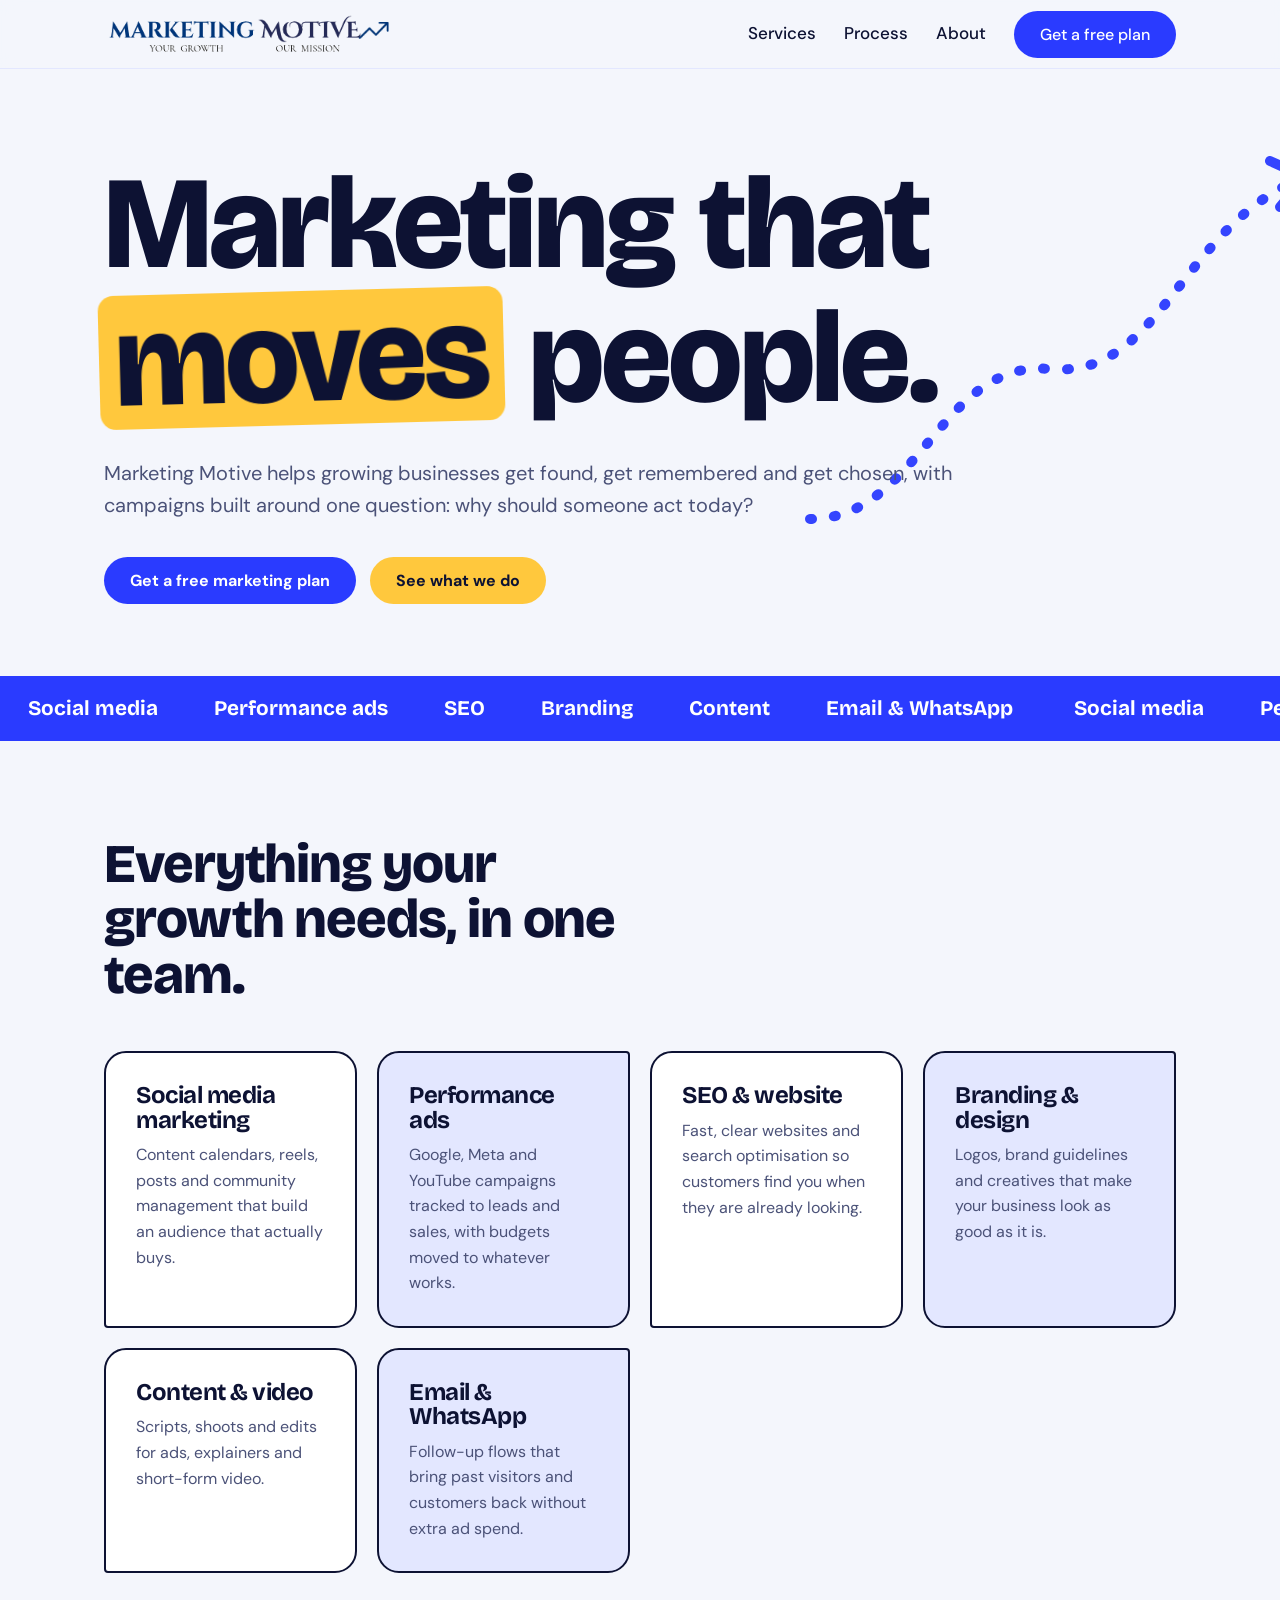
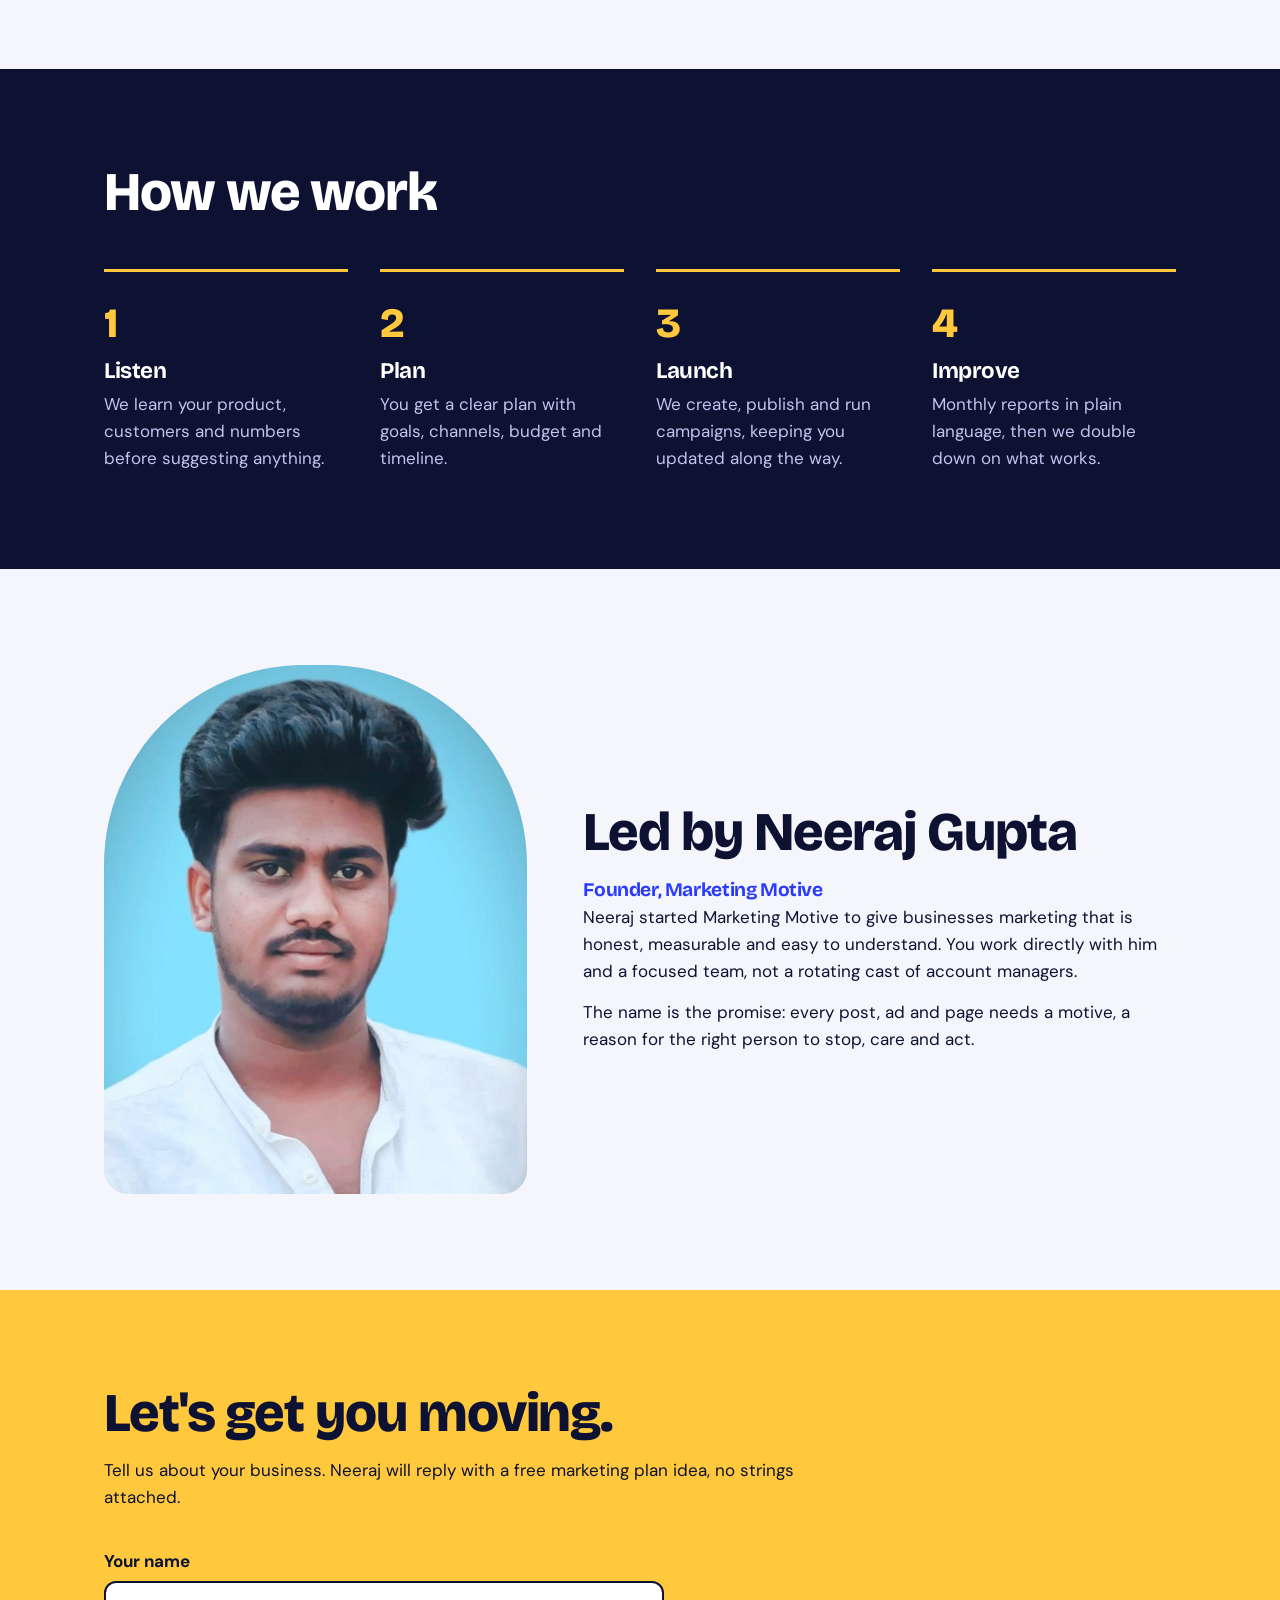
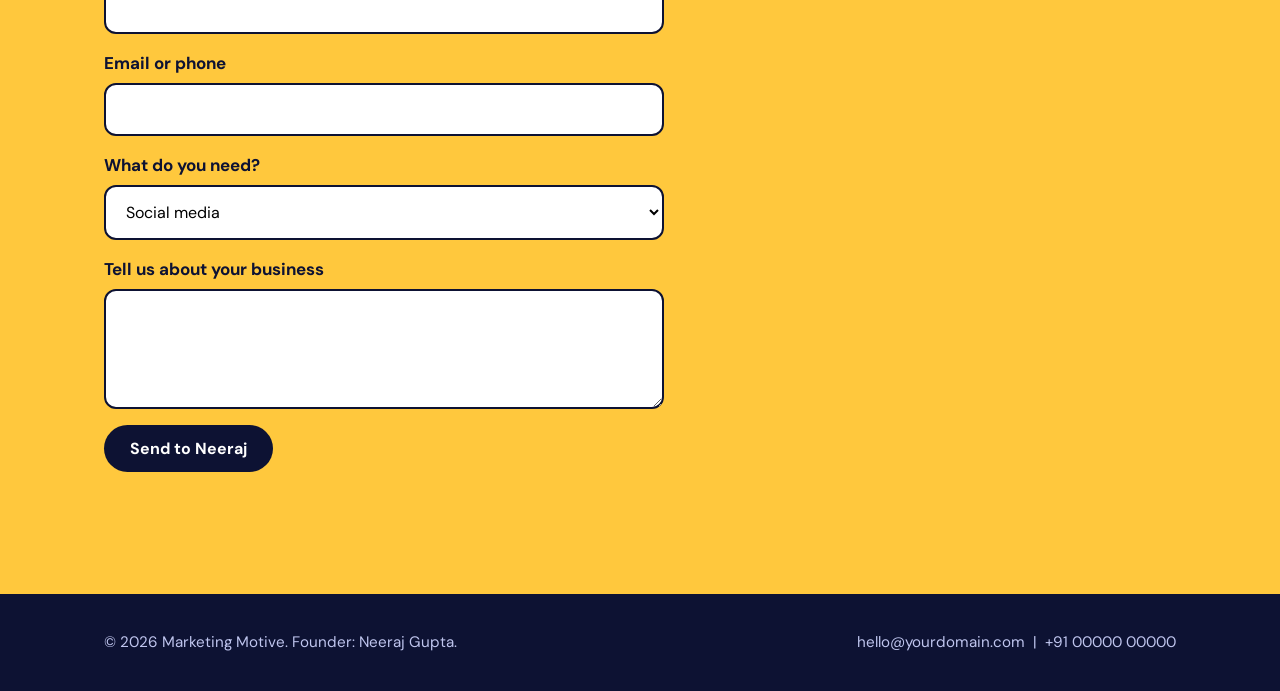
<file: index.html>
<!DOCTYPE html>
<html lang="en">
<head>
<meta charset="UTF-8">
<meta name="viewport" content="width=device-width, initial-scale=1">
<title>Marketing Motive | Marketing that moves people</title>
<meta name="description" content="Marketing Motive is a marketing agency led by Neeraj Gupta. Social media, performance ads, SEO and branding that turn attention into customers.">
<link rel="icon" href="logo.png">
<link rel="stylesheet" href="style.css">
<link rel="preconnect" href="https://fonts.googleapis.com">
<link rel="stylesheet" href="https://fonts.googleapis.com/css2?family=Bricolage+Grotesque:opsz,wght@12..96,500;12..96,700;12..96,800&family=DM+Sans:wght@400;500;700&display=swap">

</head>
<body>

<header>
 <div class="wrap">
  <nav aria-label="Main">
   <a class="logo" href="#top" aria-label="Marketing Motive home"><img src="logo.png" alt="Marketing Motive - Your growth, our mission"></a>
   <ul class="links">
    <li><a href="#services">Services</a></li>
    <li><a href="#process">Process</a></li>
    <li><a href="#about">About</a></li>
    <li><a class="btn" href="#contact">Get a free plan</a></li>
   </ul>
  </nav>
 </div>
</header>

<main id="top">
 <div class="hero">
  <svg class="trail" viewBox="0 0 520 420" fill="none" aria-hidden="true">
   <path d="M10 380 C120 380 140 220 250 230 S380 90 500 40" stroke="#2A3BFF" stroke-width="10" stroke-linecap="round" stroke-dasharray="2 22"/>
   <path d="M470 22 L506 38 L480 68" stroke="#2A3BFF" stroke-width="10" stroke-linecap="round" stroke-linejoin="round"/>
  </svg>
  <div class="wrap">
   <h1>Marketing that <span>moves</span> people.</h1>
   <p>Marketing Motive helps growing businesses get found, get remembered and get chosen, with campaigns built around one question: why should someone act today?</p>
   <div class="cta">
    <a class="btn" href="#contact">Get a free marketing plan</a>
    <a class="btn alt" href="#services">See what we do</a>
   </div>
  </div>
 </div>

 <div class="ticker" aria-hidden="true"><div>
  <span>Social media</span><span>Performance ads</span><span>SEO</span><span>Branding</span><span>Content</span><span>Email &amp; WhatsApp</span>
  <span>Social media</span><span>Performance ads</span><span>SEO</span><span>Branding</span><span>Content</span><span>Email &amp; WhatsApp</span>
 </div></div>

 <section id="services">
  <div class="wrap">
   <h2>Everything your growth needs, in one team.</h2>
   <div class="svc">
    <div class="card"><h3>Social media marketing</h3><p>Content calendars, reels, posts and community management that build an audience that actually buys.</p></div>
    <div class="card"><h3>Performance ads</h3><p>Google, Meta and YouTube campaigns tracked to leads and sales, with budgets moved to whatever works.</p></div>
    <div class="card"><h3>SEO &amp; website</h3><p>Fast, clear websites and search optimisation so customers find you when they are already looking.</p></div>
    <div class="card"><h3>Branding &amp; design</h3><p>Logos, brand guidelines and creatives that make your business look as good as it is.</p></div>
    <div class="card"><h3>Content &amp; video</h3><p>Scripts, shoots and edits for ads, explainers and short-form video.</p></div>
    <div class="card"><h3>Email &amp; WhatsApp</h3><p>Follow-up flows that bring past visitors and customers back without extra ad spend.</p></div>
   </div>
  </div>
 </section>

 <section id="process" class="dark">
  <div class="wrap">
   <h2>How we work</h2>
   <ol class="steps">
    <li><h3>Listen</h3><p>We learn your product, customers and numbers before suggesting anything.</p></li>
    <li><h3>Plan</h3><p>You get a clear plan with goals, channels, budget and timeline.</p></li>
    <li><h3>Launch</h3><p>We create, publish and run campaigns, keeping you updated along the way.</p></li>
    <li><h3>Improve</h3><p>Monthly reports in plain language, then we double down on what works.</p></li>
   </ol>
  </div>
 </section>

 <section id="about">
  <div class="wrap about">
   <div class="portrait"><img src="neeraj.jpg" alt="Neeraj Gupta, founder of Marketing Motive"></div>
   <div>
    <h2>Led by Neeraj Gupta</h2>
    <h3>Founder, Marketing Motive</h3>
    <p>Neeraj started Marketing Motive to give businesses marketing that is honest, measurable and easy to understand. You work directly with him and a focused team, not a rotating cast of account managers.</p>
    <p>The name is the promise: every post, ad and page needs a motive, a reason for the right person to stop, care and act.</p>
   </div>
  </div>
 </section>

 <section id="contact" class="contact">
  <div class="wrap">
   <h2>Let's get you moving.</h2>
   <p style="margin-top:16px">Tell us about your business. Neeraj will reply with a free marketing plan idea, no strings attached.</p>
   <form id="f">
    <label>Your name<input name="name" required autocomplete="name"></label>
    <label>Email or phone<input name="contact" required></label>
    <label>What do you need?
     <select name="need"><option>Social media</option><option>Performance ads</option><option>SEO / website</option><option>Branding</option><option>Not sure yet</option></select>
    </label>
    <label>Tell us about your business<textarea name="msg"></textarea></label>
    <button class="btn" type="submit">Send to Neeraj</button>
    <p class="note" id="st" role="status"></p>
   </form>
  </div>
 </section>
</main>

<footer>
 <div class="wrap">
  <span>&copy; <span id="y"></span> Marketing Motive. Founder: Neeraj Gupta.</span>
  <span>hello@yourdomain.com &nbsp;|&nbsp; +91 00000 00000</span>
 </div>
</footer>

<script src="script.js"></script>
</body>
</html>
</file>
<file: style.css>
:root{--paper:#F4F6FC;--ink:#0D1233;--blue:#2A3BFF;--sun:#FFC83D;--mist:#E3E7FF;--muted:#4B5278;
--display:'Bricolage Grotesque',Georgia,serif;--body:'DM Sans',system-ui,sans-serif}
*{box-sizing:border-box;margin:0}
html{scroll-behavior:smooth}
body{font-family:var(--body);background:var(--paper);color:var(--ink);line-height:1.6;font-size:17px}
a{color:inherit}
:focus-visible{outline:3px solid var(--blue);outline-offset:3px}
.wrap{max-width:1120px;margin:0 auto;padding:0 24px}
h1,h2,h3{font-family:var(--display);line-height:1.02;letter-spacing:-.02em}
h2{font-size:clamp(2rem,5vw,3.4rem);font-weight:800;max-width:16ch}
p{max-width:62ch}
section{padding:96px 0}

/* nav */
header{position:sticky;top:0;z-index:10;background:rgba(244,246,252,.92);backdrop-filter:blur(8px);border-bottom:1px solid var(--mist)}
nav{display:flex;align-items:center;justify-content:space-between;height:68px}
.logo{font-family:var(--display);font-weight:800;font-size:1.2rem;text-decoration:none;display:flex;align-items:center;gap:10px}
.logo img{height:46px;width:auto;display:block}
.links{display:flex;gap:28px;align-items:center;list-style:none;padding:0}
.links a{text-decoration:none;font-weight:500}
.links a:hover{color:var(--blue)}
.btn{display:inline-block;background:var(--blue);color:#fff!important;padding:13px 26px;border-radius:999px;font-weight:700;text-decoration:none;border:0;font:700 1rem var(--body);cursor:pointer;transition:transform .15s,background .15s}
.btn:hover{background:var(--ink);transform:translateY(-2px)}
.btn.alt{background:var(--sun);color:var(--ink)!important}
.btn.alt:hover{background:#fff}

/* hero */
.hero{padding:88px 0 72px;position:relative;overflow:hidden}
.hero h1{font-size:clamp(3rem,10.5vw,8.2rem);font-weight:800;max-width:11ch}
.hero h1 span{display:inline-block;background:var(--sun);padding:0 .12em;margin-left:-.04em;border-radius:.12em;transform:rotate(-1.5deg);animation:settle .9s cubic-bezier(.2,.9,.3,1.2) both}
@keyframes settle{from{transform:translateX(-60px) rotate(-8deg);opacity:0}}
.hero p{font-size:1.25rem;margin:32px 0 36px;color:var(--muted)}
.cta{display:flex;gap:14px;flex-wrap:wrap}
.trail{position:absolute;right:-40px;top:70px;width:min(46vw,520px);opacity:.95;z-index:-1}
.ticker{background:var(--blue);color:#fff;overflow:hidden;white-space:nowrap;padding:16px 0;font-family:var(--display);font-weight:700;font-size:1.3rem}
.ticker div{display:inline-block;animation:tick 28s linear infinite}
.ticker span{margin:0 28px}
@keyframes tick{to{transform:translateX(-50%)}}

/* services */
.svc{display:grid;grid-template-columns:repeat(auto-fit,minmax(250px,1fr));gap:20px;margin-top:48px}
.card{background:#fff;border-radius:22px 22px 22px 4px;padding:30px;border:2px solid var(--ink)}
.card:nth-child(even){border-radius:22px 4px 22px 22px;background:var(--mist)}
.card h3{font-size:1.5rem;margin-bottom:10px}
.card p{color:var(--muted);font-size:1rem}

/* process */
.dark{background:var(--ink);color:#fff}
.dark p{color:#BFC5EE}
.steps{list-style:none;padding:0;margin-top:48px;display:grid;grid-template-columns:repeat(auto-fit,minmax(220px,1fr));gap:32px;counter-reset:s}
.steps li{counter-increment:s;border-top:3px solid var(--sun);padding-top:18px}
.steps li::before{content:counter(s);font-family:var(--display);font-weight:800;font-size:2.6rem;color:var(--sun)}
.steps h3{font-size:1.4rem;margin:4px 0 8px}

/* about */
.about{display:grid;grid-template-columns:1fr 1.4fr;gap:56px;align-items:center}
.portrait{aspect-ratio:4/5;border-radius:200px 200px 24px 24px;background:var(--blue);position:relative;overflow:hidden;display:grid;place-items:center}
.portrait img{width:100%;height:100%;object-fit:cover;display:block}
.about h3{font-size:1.2rem;color:var(--blue);margin:20px 0 4px}
.about p+p{margin-top:14px}

/* contact */
.contact{background:var(--sun)}
.contact p{color:var(--ink)}
form{margin-top:36px;display:grid;gap:16px;max-width:560px}
label{font-weight:700;display:grid;gap:6px}
input,select,textarea{font:400 1rem var(--body);padding:14px 16px;border:2px solid var(--ink);border-radius:12px;background:#fff;width:100%}
textarea{min-height:120px;resize:vertical}
.contact .btn{background:var(--ink);justify-self:start}
.contact .btn:hover{background:var(--blue)}
.note{font-size:.95rem;margin-top:10px}
footer{background:var(--ink);color:#BFC5EE;padding:36px 0;font-size:.95rem}
footer .wrap{display:flex;justify-content:space-between;flex-wrap:wrap;gap:12px}

@media(max-width:760px){
 section{padding:68px 0}
 .links li:not(:last-child){display:none}
 .logo img{height:30px}
 .links .btn{padding:10px 16px;font-size:.9rem}
 .about{grid-template-columns:1fr}
 .portrait{max-width:300px}
 .trail{opacity:.25;top:40px}
}
@media(prefers-reduced-motion:reduce){*{animation:none!important;transition:none!important;scroll-behavior:auto}}
</file>
